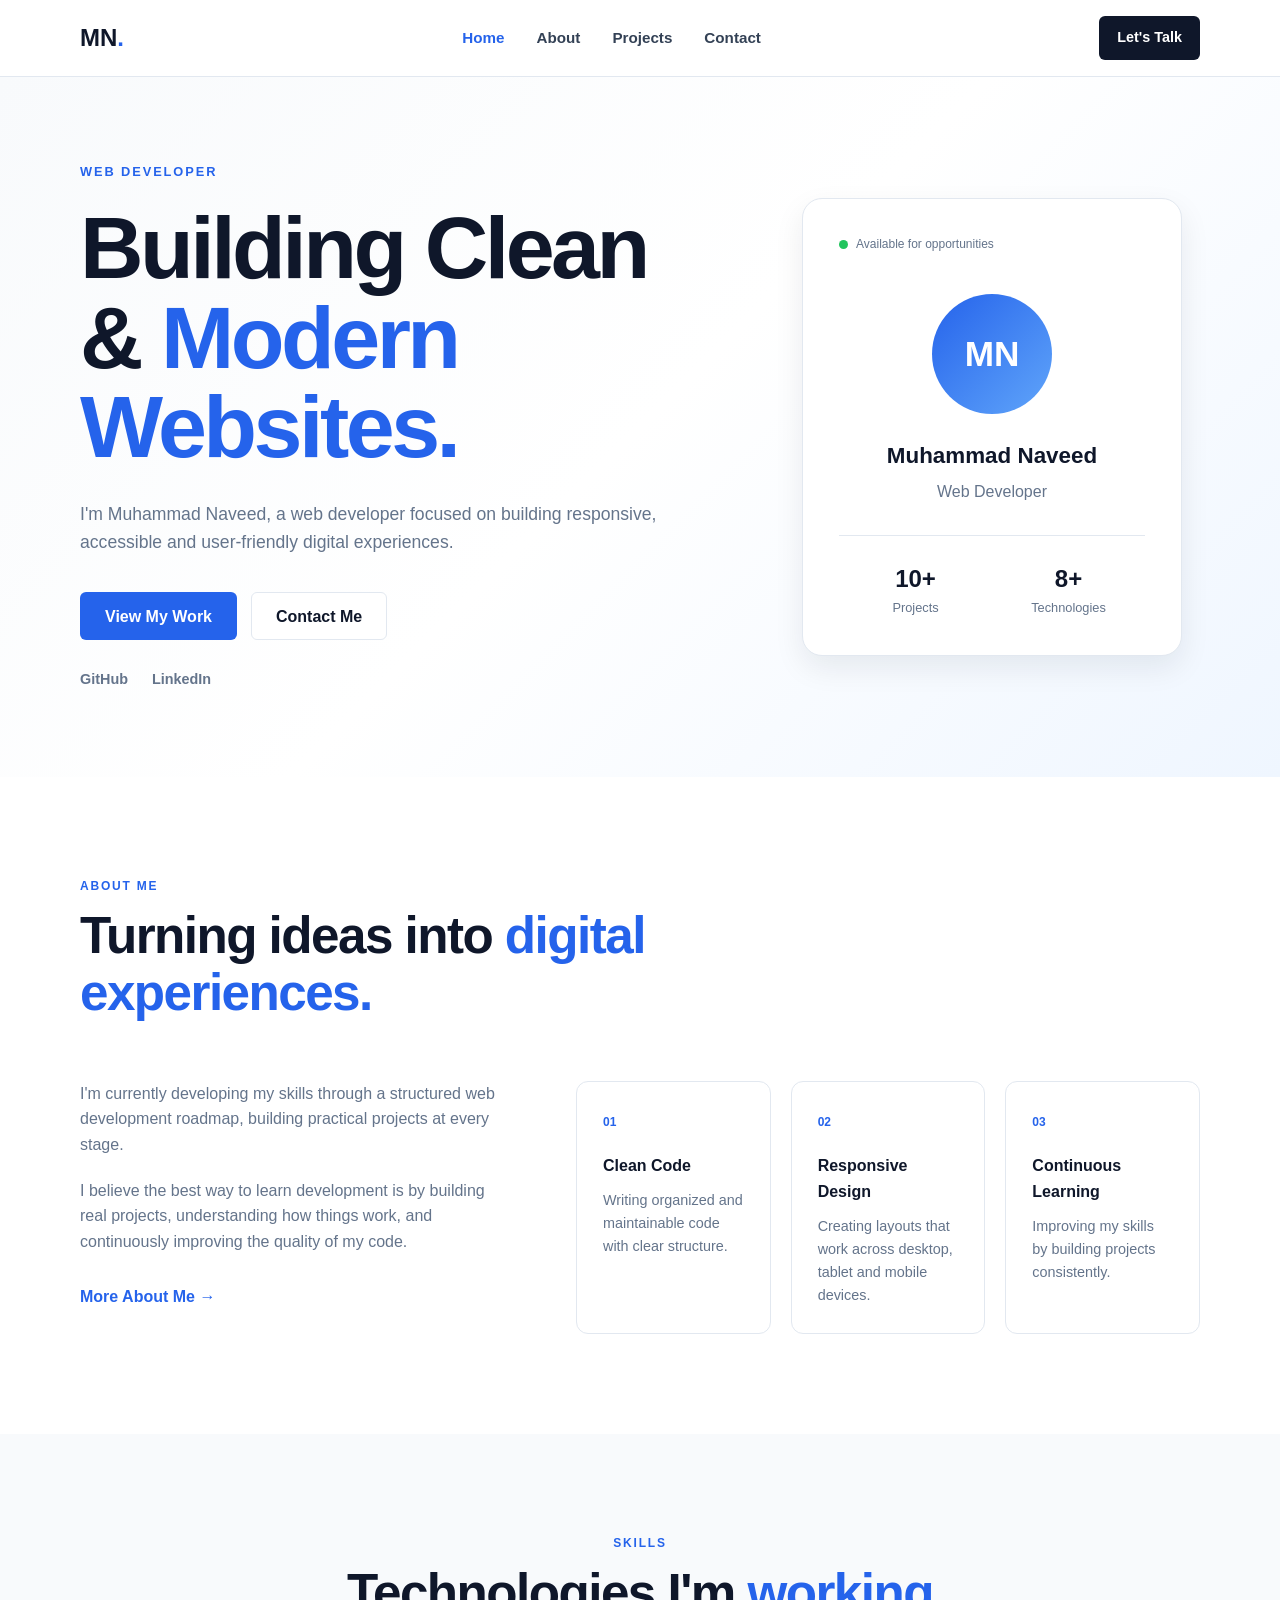
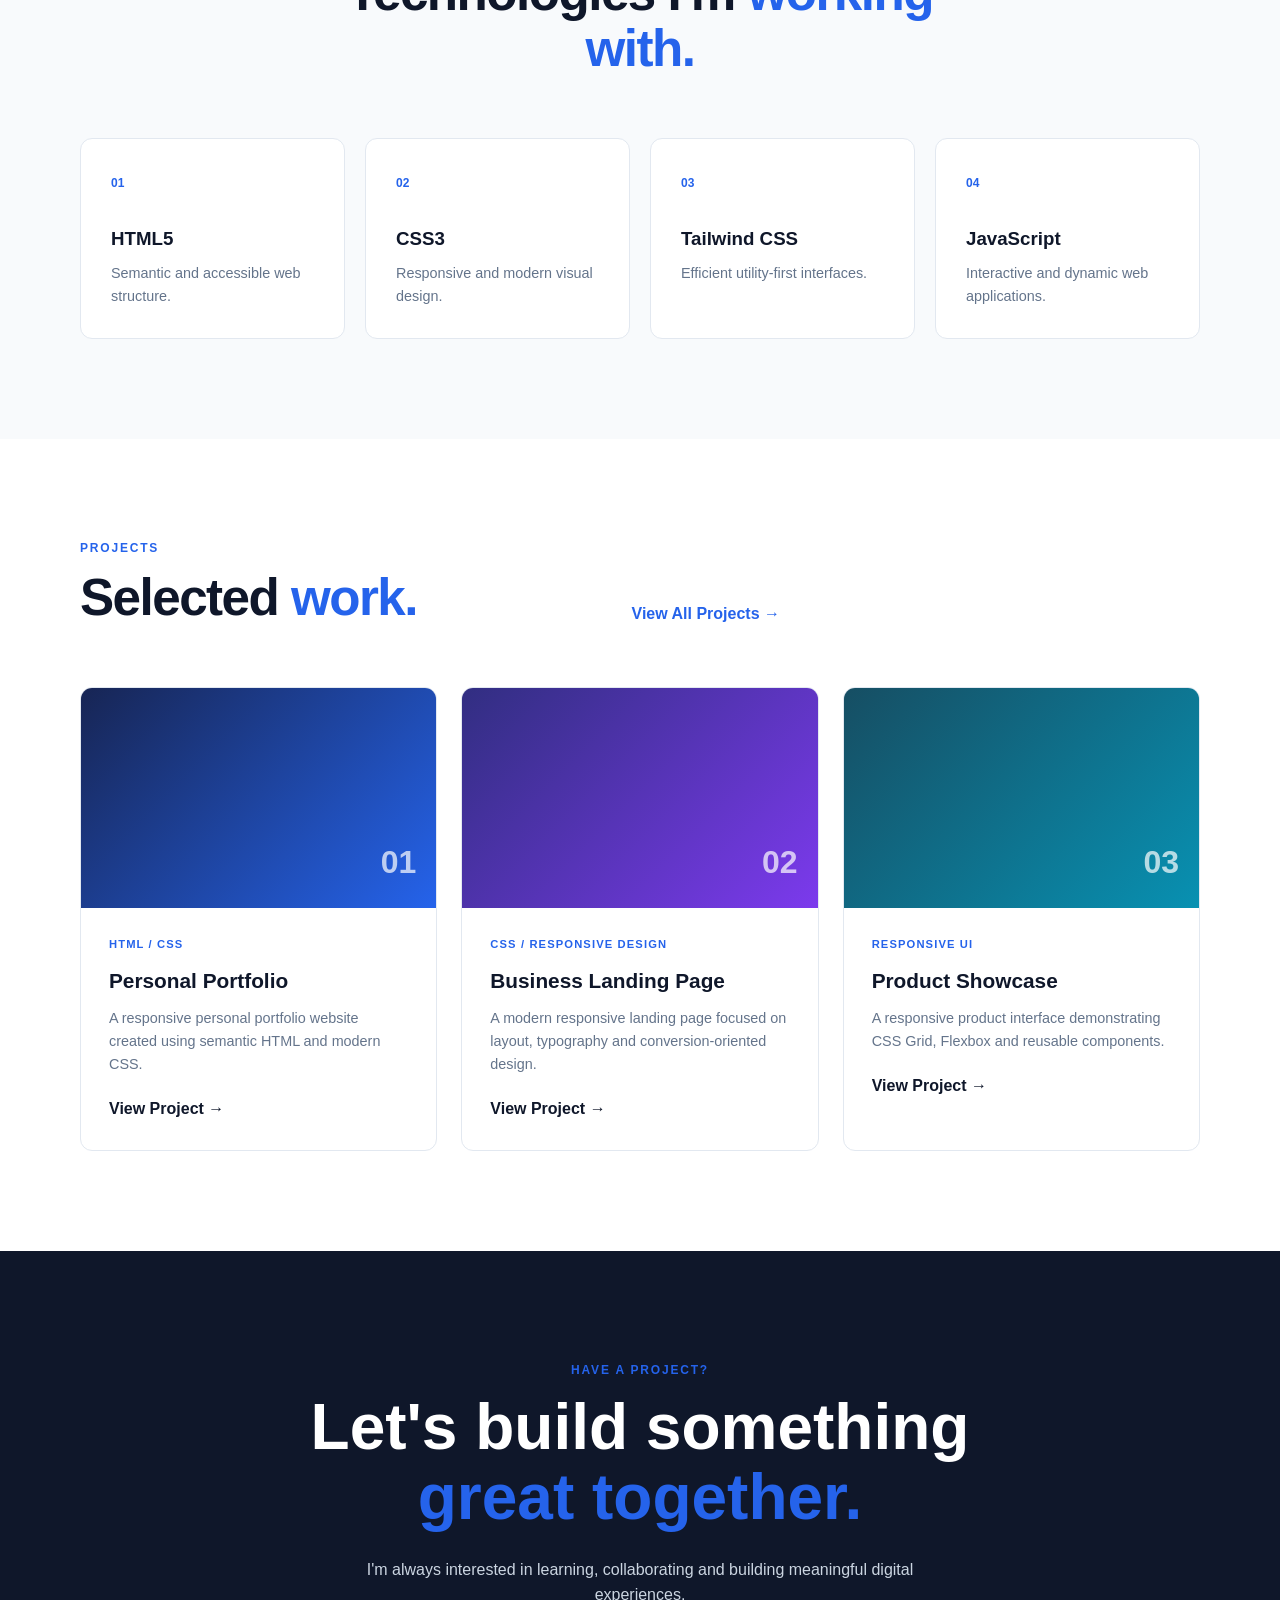
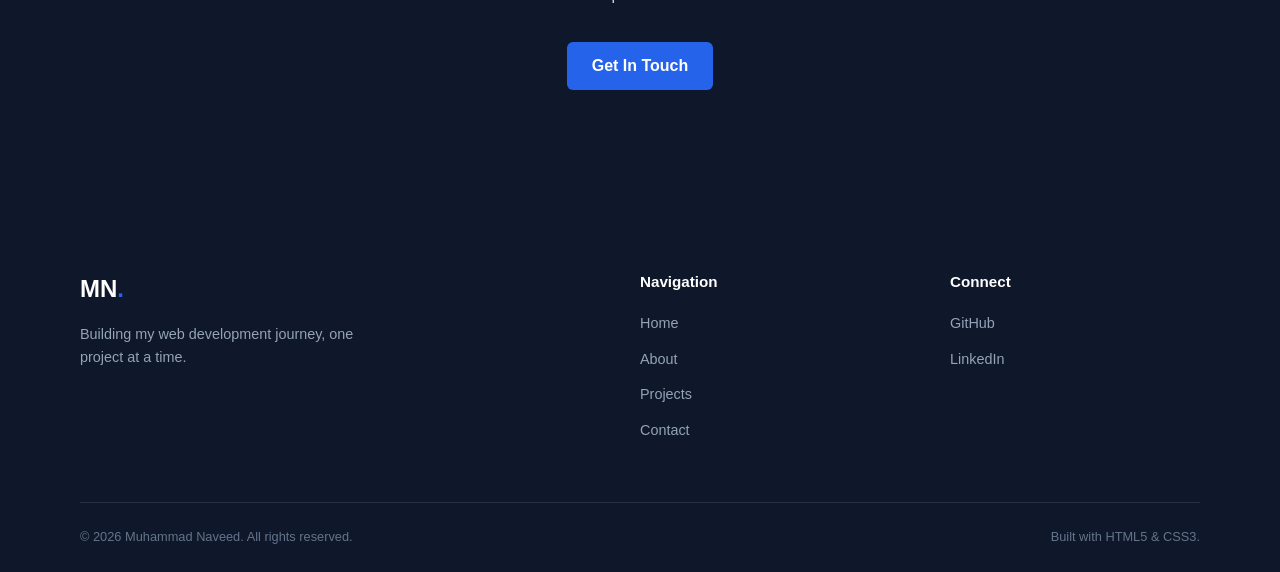
<file: index.html>
<!DOCTYPE html>
<html lang="en">
<head>
    <meta charset="UTF-8">

    <meta
        name="viewport"
        content="width=device-width, initial-scale=1.0"
    >

    <meta
        name="description"
        content="Muhammad Naveed - Professional Web Developer Portfolio"
    >

    <meta
        name="author"
        content="Muhammad Naveed"
    >

    <title>Muhammad Naveed | Web Developer</title>

    <link rel="stylesheet" href="css/reset.css">
    <link rel="stylesheet" href="css/variables.css">
    <link rel="stylesheet" href="css/style.css">
    <link rel="stylesheet" href="css/responsive.css">
</head>

<body>

    <!-- ================= HEADER ================= -->

    <header class="site-header">

        <div class="container navbar">

            <a href="index.html" class="logo">
                MN<span>.</span>
            </a>

            <nav class="navigation" aria-label="Main Navigation">

                <ul class="navigation-list">

                    <li>
                        <a
                            href="index.html"
                            class="nav-link active"
                        >
                            Home
                        </a>
                    </li>

                    <li>
                        <a href="about.html" class="nav-link">
                            About
                        </a>
                    </li>

                    <li>
                        <a href="projects.html" class="nav-link">
                            Projects
                        </a>
                    </li>

                    <li>
                        <a href="contact.html" class="nav-link">
                            Contact
                        </a>
                    </li>

                </ul>

            </nav>

            <a href="contact.html" class="nav-button">
                Let's Talk
            </a>

        </div>

    </header>


    <main>

        <!-- ================= HERO ================= -->

        <section class="hero">

            <div class="container hero-grid">

                <div class="hero-content">

                    <p class="hero-label">
                        WEB DEVELOPER
                    </p>

                    <h1>
                        Building Clean &
                        <span>Modern Websites.</span>
                    </h1>

                    <p class="hero-description">
                        I'm Muhammad Naveed, a web developer focused on
                        building responsive, accessible and user-friendly
                        digital experiences.
                    </p>

                    <div class="hero-actions">

                        <a
                            href="projects.html"
                            class="button button-primary"
                        >
                            View My Work
                        </a>

                        <a
                            href="contact.html"
                            class="button button-outline"
                        >
                            Contact Me
                        </a>

                    </div>

                    <div class="hero-social">

                        <a
                            href="https://github.com/muhammadnaveed1163"
                            target="_blank"
                            rel="noopener noreferrer"
                        >
                            GitHub
                        </a>

                        <a href="#">
                            LinkedIn
                        </a>

                    </div>

                </div>


                <div class="hero-visual">

                    <div class="profile-card">

                        <div class="profile-card-top">

                            <span class="status-dot"></span>

                            <span>
                                Available for opportunities
                            </span>

                        </div>

                        <div class="profile-avatar">
                            MN
                        </div>

                        <h2>
                            Muhammad Naveed
                        </h2>

                        <p>
                            Web Developer
                        </p>

                        <div class="profile-stats">

                            <div>
                                <strong>10+</strong>
                                <span>Projects</span>
                            </div>

                            <div>
                                <strong>8+</strong>
                                <span>Technologies</span>
                            </div>

                        </div>

                    </div>

                </div>

            </div>

        </section>


        <!-- ================= ABOUT ================= -->

        <section class="section about-section">

            <div class="container">

                <div class="section-heading">

                    <p class="section-label">
                        ABOUT ME
                    </p>

                    <h2>
                        Turning ideas into
                        <span>digital experiences.</span>
                    </h2>

                </div>

                <div class="about-grid">

                    <div class="about-content">

                        <p>
                            I'm currently developing my skills through a
                            structured web development roadmap, building
                            practical projects at every stage.
                        </p>

                        <p>
                            I believe the best way to learn development
                            is by building real projects, understanding
                            how things work, and continuously improving
                            the quality of my code.
                        </p>

                        <a
                            href="about.html"
                            class="text-link"
                        >
                            More About Me →
                        </a>

                    </div>


                    <div class="about-highlights">

                        <article class="highlight-card">

                            <span class="highlight-number">
                                01
                            </span>

                            <h3>
                                Clean Code
                            </h3>

                            <p>
                                Writing organized and maintainable
                                code with clear structure.
                            </p>

                        </article>


                        <article class="highlight-card">

                            <span class="highlight-number">
                                02
                            </span>

                            <h3>
                                Responsive Design
                            </h3>

                            <p>
                                Creating layouts that work across
                                desktop, tablet and mobile devices.
                            </p>

                        </article>


                        <article class="highlight-card">

                            <span class="highlight-number">
                                03
                            </span>

                            <h3>
                                Continuous Learning
                            </h3>

                            <p>
                                Improving my skills by building
                                projects consistently.
                            </p>

                        </article>

                    </div>

                </div>

            </div>

        </section>


        <!-- ================= SKILLS ================= -->

        <section class="section skills-section">

            <div class="container">

                <div class="section-heading centered">

                    <p class="section-label">
                        SKILLS
                    </p>

                    <h2>
                        Technologies I'm
                        <span>working with.</span>
                    </h2>

                </div>


                <div class="skills-grid">

                    <article class="skill-card">
                        <span class="skill-number">01</span>
                        <h3>HTML5</h3>
                        <p>Semantic and accessible web structure.</p>
                    </article>

                    <article class="skill-card">
                        <span class="skill-number">02</span>
                        <h3>CSS3</h3>
                        <p>Responsive and modern visual design.</p>
                    </article>

                    <article class="skill-card">
                        <span class="skill-number">03</span>
                        <h3>Tailwind CSS</h3>
                        <p>Efficient utility-first interfaces.</p>
                    </article>

                    <article class="skill-card">
                        <span class="skill-number">04</span>
                        <h3>JavaScript</h3>
                        <p>Interactive and dynamic web applications.</p>
                    </article>

                </div>

            </div>

        </section>


        <!-- ================= PROJECTS ================= -->

        <section class="section projects-section">

            <div class="container">

                <div class="section-heading section-heading-row">

                    <div>

                        <p class="section-label">
                            PROJECTS
                        </p>

                        <h2>
                            Selected <span>work.</span>
                        </h2>

                    </div>

                    <a
                        href="projects.html"
                        class="text-link"
                    >
                        View All Projects →
                    </a>

                </div>


                <div class="projects-grid">

                    <article class="project-card">

                        <div class="project-image project-one">
                            <span>01</span>
                        </div>

                        <div class="project-content">

                            <p class="project-category">
                                HTML / CSS
                            </p>

                            <h3>
                                Personal Portfolio
                            </h3>

                            <p>
                                A responsive personal portfolio
                                website created using semantic HTML
                                and modern CSS.
                            </p>

                            <a href="#">
                                View Project →
                            </a>

                        </div>

                    </article>


                    <article class="project-card">

                        <div class="project-image project-two">
                            <span>02</span>
                        </div>

                        <div class="project-content">

                            <p class="project-category">
                                CSS / RESPONSIVE DESIGN
                            </p>

                            <h3>
                                Business Landing Page
                            </h3>

                            <p>
                                A modern responsive landing page
                                focused on layout, typography and
                                conversion-oriented design.
                            </p>

                            <a href="#">
                                View Project →
                            </a>

                        </div>

                    </article>


                    <article class="project-card">

                        <div class="project-image project-three">
                            <span>03</span>
                        </div>

                        <div class="project-content">

                            <p class="project-category">
                                RESPONSIVE UI
                            </p>

                            <h3>
                                Product Showcase
                            </h3>

                            <p>
                                A responsive product interface
                                demonstrating CSS Grid, Flexbox
                                and reusable components.
                            </p>

                            <a href="#">
                                View Project →
                            </a>

                        </div>

                    </article>

                </div>

            </div>

        </section>


        <!-- ================= CTA ================= -->

        <section class="cta-section">

            <div class="container cta-content">

                <p class="section-label">
                    HAVE A PROJECT?
                </p>

                <h2>
                    Let's build something
                    <span>great together.</span>
                </h2>

                <p>
                    I'm always interested in learning, collaborating
                    and building meaningful digital experiences.
                </p>

                <a
                    href="contact.html"
                    class="button button-primary"
                >
                    Get In Touch
                </a>

            </div>

        </section>

    </main>


    <!-- ================= FOOTER ================= -->

    <footer class="site-footer">

        <div class="container footer-content">

            <div>

                <a href="index.html" class="logo">
                    MN<span>.</span>
                </a>

                <p>
                    Building my web development journey,
                    one project at a time.
                </p>

            </div>

            <div>

                <h3>
                    Navigation
                </h3>

                <ul class="footer-links">

                    <li>
                        <a href="index.html">Home</a>
                    </li>

                    <li>
                        <a href="about.html">About</a>
                    </li>

                    <li>
                        <a href="projects.html">Projects</a>
                    </li>

                    <li>
                        <a href="contact.html">Contact</a>
                    </li>

                </ul>

            </div>

            <div>

                <h3>
                    Connect
                </h3>

                <ul class="footer-links">

                    <li>
                        <a
                            href="https://github.com/muhammadnaveed1163"
                            target="_blank"
                            rel="noopener noreferrer"
                        >
                            GitHub
                        </a>
                    </li>

                    <li>
                        <a href="#">
                            LinkedIn
                        </a>
                    </li>

                </ul>

            </div>

        </div>


        <div class="container footer-bottom">

            <p>
                © 2026 Muhammad Naveed. All rights reserved.
            </p>

            <p>
                Built with HTML5 & CSS3.
            </p>

        </div>

    </footer>

</body>
</html>
</file>
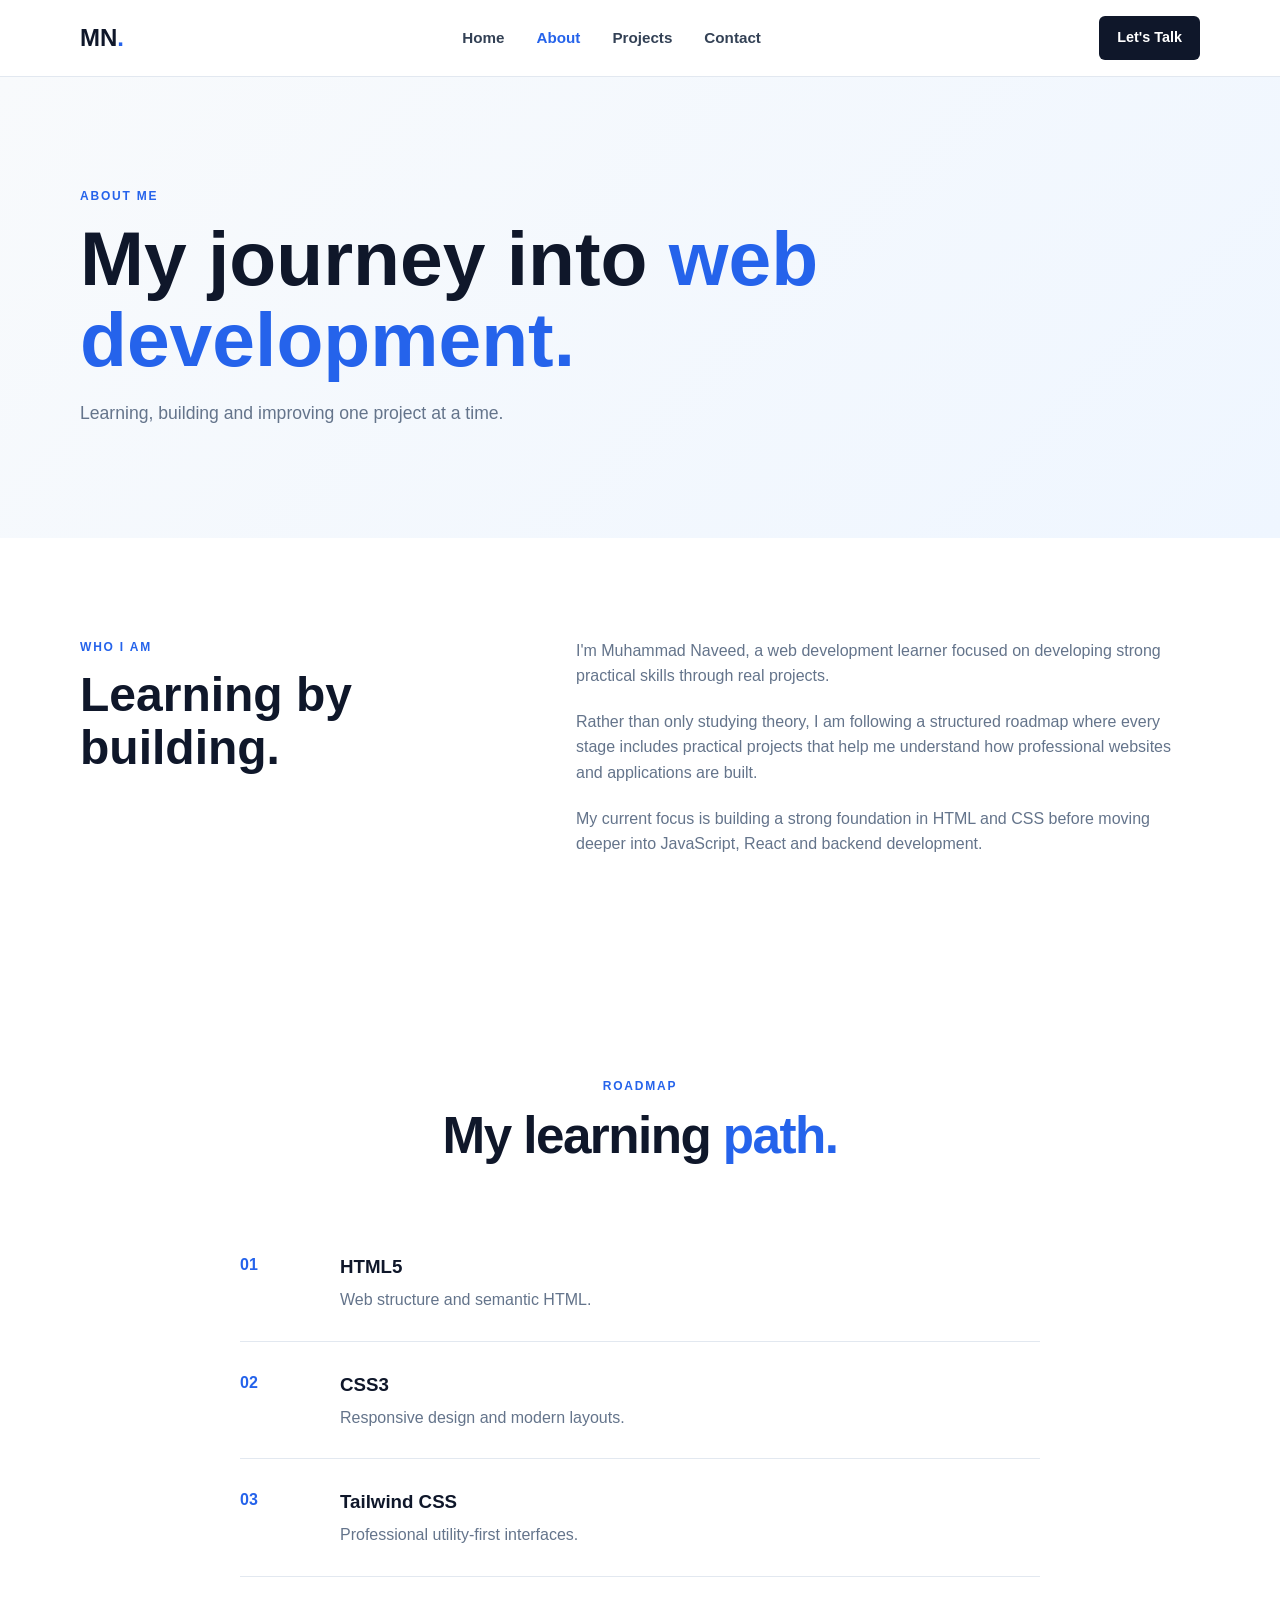
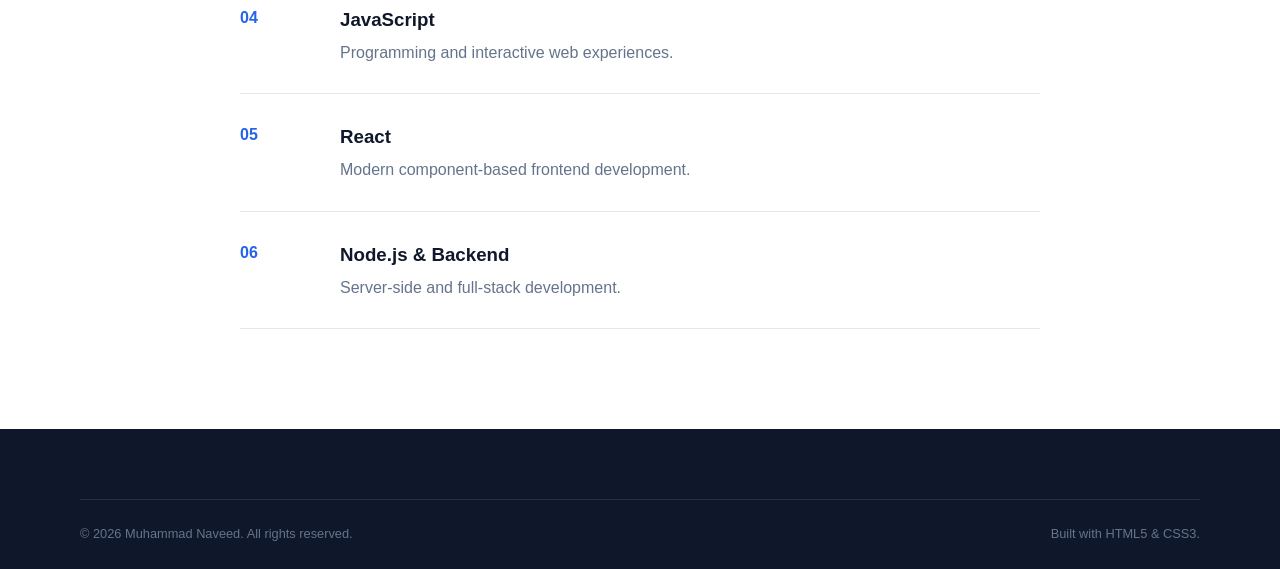
<file: about.html>
<!DOCTYPE html>
<html lang="en">

<head>

    <meta charset="UTF-8">

    <meta
        name="viewport"
        content="width=device-width, initial-scale=1.0"
    >

    <meta
        name="description"
        content="About Muhammad Naveed - Web Developer"
    >

    <title>About | Muhammad Naveed</title>

    <link rel="stylesheet" href="css/reset.css">
    <link rel="stylesheet" href="css/variables.css">
    <link rel="stylesheet" href="css/style.css">
    <link rel="stylesheet" href="css/responsive.css">

</head>

<body>

    <header class="site-header">

        <div class="container navbar">

            <a href="index.html" class="logo">
                MN<span>.</span>
            </a>

            <nav class="navigation" aria-label="Main Navigation">

                <ul class="navigation-list">

                    <li>
                        <a href="index.html" class="nav-link">
                            Home
                        </a>
                    </li>

                    <li>
                        <a
                            href="about.html"
                            class="nav-link active"
                        >
                            About
                        </a>
                    </li>

                    <li>
                        <a href="projects.html" class="nav-link">
                            Projects
                        </a>
                    </li>

                    <li>
                        <a href="contact.html" class="nav-link">
                            Contact
                        </a>
                    </li>

                </ul>

            </nav>

            <a href="contact.html" class="nav-button">
                Let's Talk
            </a>

        </div>

    </header>


    <main>

        <section class="page-hero">

            <div class="container">

                <p class="section-label">
                    ABOUT ME
                </p>

                <h1>
                    My journey into
                    <span>web development.</span>
                </h1>

                <p>
                    Learning, building and improving one project
                    at a time.
                </p>

            </div>

        </section>


        <section class="section">

            <div class="container about-page-grid">

                <div>

                    <p class="section-label">
                        WHO I AM
                    </p>

                    <h2>
                        Learning by
                        <span>building.</span>
                    </h2>

                </div>


                <div class="about-page-content">

                    <p>
                        I'm Muhammad Naveed, a web development learner
                        focused on developing strong practical skills
                        through real projects.
                    </p>

                    <p>
                        Rather than only studying theory, I am following
                        a structured roadmap where every stage includes
                        practical projects that help me understand
                        how professional websites and applications
                        are built.
                    </p>

                    <p>
                        My current focus is building a strong foundation
                        in HTML and CSS before moving deeper into
                        JavaScript, React and backend development.
                    </p>

                </div>

            </div>

        </section>


        <section class="section timeline-section">

            <div class="container">

                <div class="section-heading centered">

                    <p class="section-label">
                        ROADMAP
                    </p>

                    <h2>
                        My learning
                        <span>path.</span>
                    </h2>

                </div>


                <div class="timeline">

                    <article class="timeline-item">
                        <span>01</span>
                        <div>
                            <h3>HTML5</h3>
                            <p>Web structure and semantic HTML.</p>
                        </div>
                    </article>

                    <article class="timeline-item">
                        <span>02</span>
                        <div>
                            <h3>CSS3</h3>
                            <p>Responsive design and modern layouts.</p>
                        </div>
                    </article>

                    <article class="timeline-item">
                        <span>03</span>
                        <div>
                            <h3>Tailwind CSS</h3>
                            <p>Professional utility-first interfaces.</p>
                        </div>
                    </article>

                    <article class="timeline-item">
                        <span>04</span>
                        <div>
                            <h3>JavaScript</h3>
                            <p>Programming and interactive web experiences.</p>
                        </div>
                    </article>

                    <article class="timeline-item">
                        <span>05</span>
                        <div>
                            <h3>React</h3>
                            <p>Modern component-based frontend development.</p>
                        </div>
                    </article>

                    <article class="timeline-item">
                        <span>06</span>
                        <div>
                            <h3>Node.js & Backend</h3>
                            <p>Server-side and full-stack development.</p>
                        </div>
                    </article>

                </div>

            </div>

        </section>

    </main>


    <footer class="site-footer">

        <div class="container footer-bottom">

            <p>
                © 2026 Muhammad Naveed. All rights reserved.
            </p>

            <p>
                Built with HTML5 & CSS3.
            </p>

        </div>

    </footer>

</body>
</html>
</file>
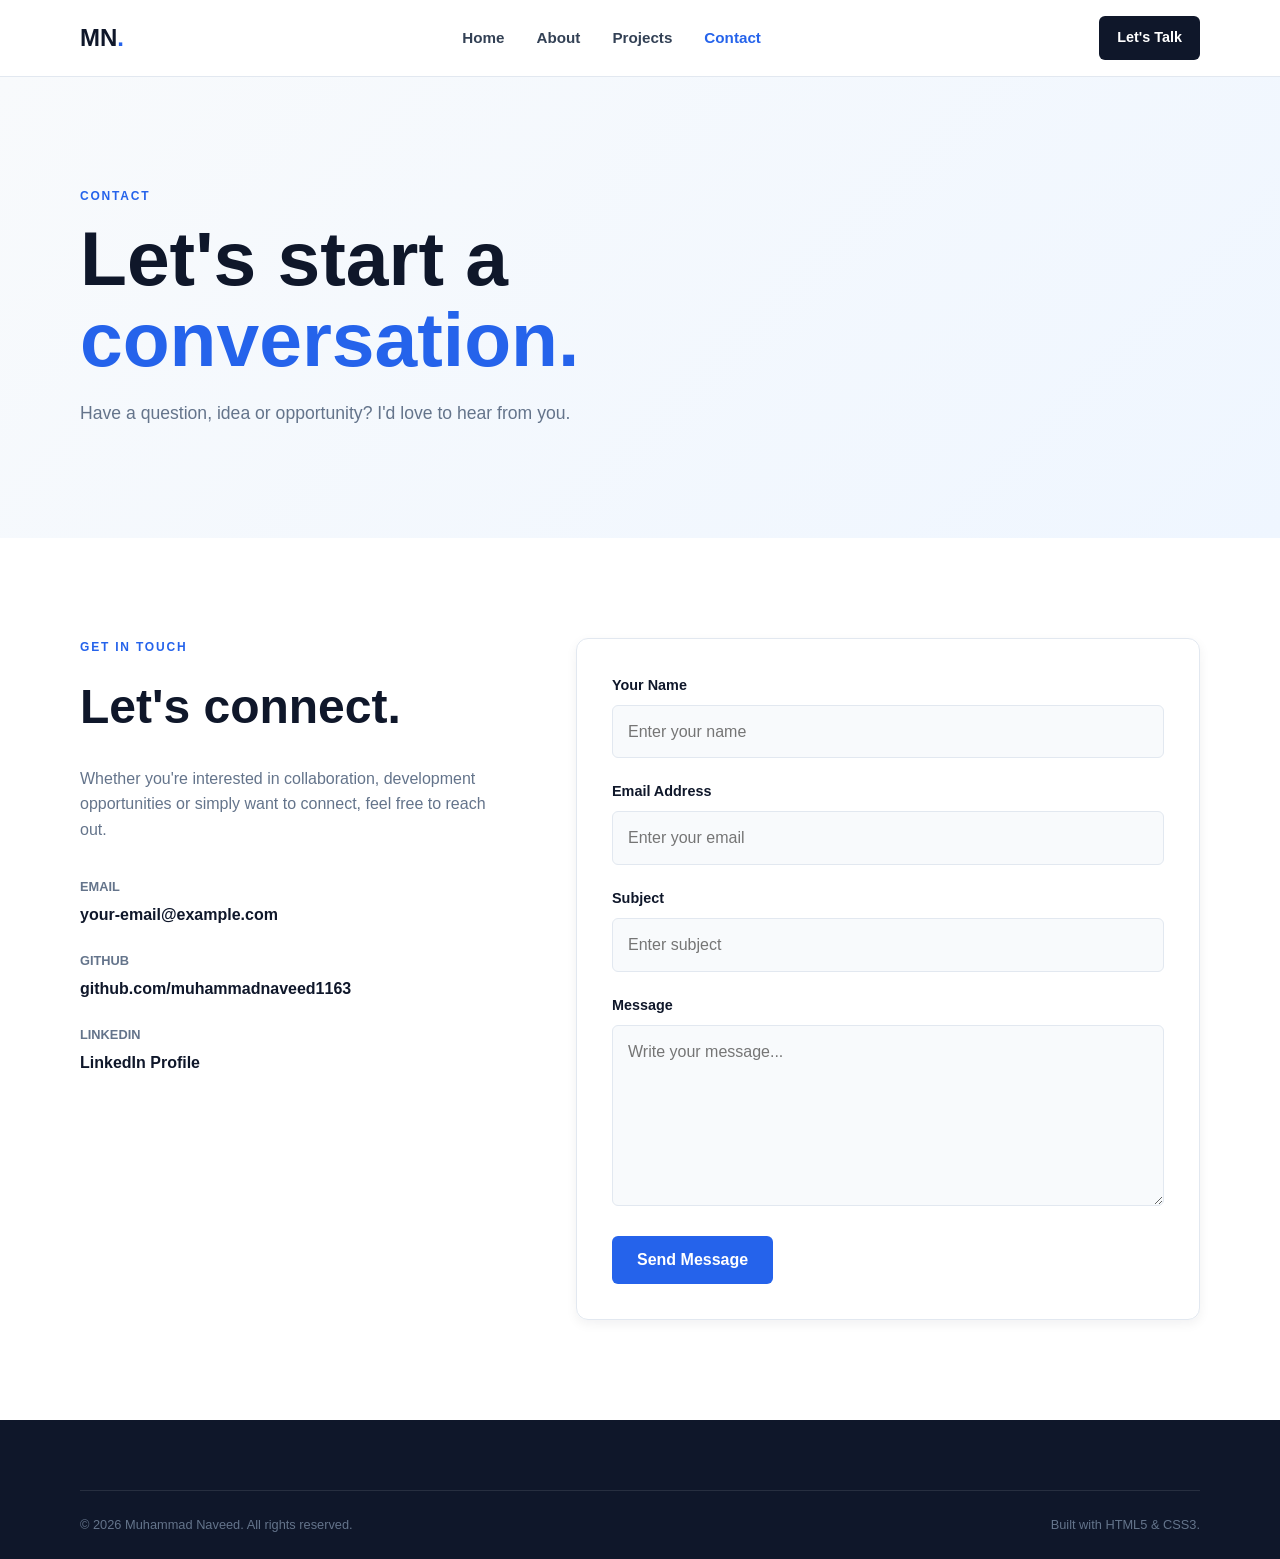
<file: contact.html>
<!DOCTYPE html>
<html lang="en">

<head>

    <meta charset="UTF-8">

    <meta
        name="viewport"
        content="width=device-width, initial-scale=1.0"
    >

    <meta
        name="description"
        content="Contact Muhammad Naveed."
    >

    <title>Contact | Muhammad Naveed</title>

    <link rel="stylesheet" href="css/reset.css">
    <link rel="stylesheet" href="css/variables.css">
    <link rel="stylesheet" href="css/style.css">
    <link rel="stylesheet" href="css/responsive.css">

</head>

<body>

    <header class="site-header">

        <div class="container navbar">

            <a href="index.html" class="logo">
                MN<span>.</span>
            </a>

            <nav class="navigation" aria-label="Main Navigation">

                <ul class="navigation-list">

                    <li>
                        <a href="index.html" class="nav-link">
                            Home
                        </a>
                    </li>

                    <li>
                        <a href="about.html" class="nav-link">
                            About
                        </a>
                    </li>

                    <li>
                        <a href="projects.html" class="nav-link">
                            Projects
                        </a>
                    </li>

                    <li>
                        <a
                            href="contact.html"
                            class="nav-link active"
                        >
                            Contact
                        </a>
                    </li>

                </ul>

            </nav>

            <a href="contact.html" class="nav-button">
                Let's Talk
            </a>

        </div>

    </header>


    <main>

        <section class="page-hero">

            <div class="container">

                <p class="section-label">
                    CONTACT
                </p>

                <h1>
                    Let's start a
                    <span>conversation.</span>
                </h1>

                <p>
                    Have a question, idea or opportunity?
                    I'd love to hear from you.
                </p>

            </div>

        </section>


        <section class="section">

            <div class="container contact-grid">

                <div class="contact-info">

                    <p class="section-label">
                        GET IN TOUCH
                    </p>

                    <h2>
                        Let's connect.
                    </h2>

                    <p>
                        Whether you're interested in collaboration,
                        development opportunities or simply want
                        to connect, feel free to reach out.
                    </p>


                    <div class="contact-item">

                        <span>
                            Email
                        </span>

                        <a href="mailto:your-email@example.com">
                            your-email@example.com
                        </a>

                    </div>


                    <div class="contact-item">

                        <span>
                            GitHub
                        </span>

                        <a
                            href="https://github.com/muhammadnaveed1163"
                            target="_blank"
                            rel="noopener noreferrer"
                        >
                            github.com/muhammadnaveed1163
                        </a>

                    </div>


                    <div class="contact-item">

                        <span>
                            LinkedIn
                        </span>

                        <a href="#">
                            LinkedIn Profile
                        </a>

                    </div>

                </div>


                <form class="contact-form">

                    <div class="form-group">

                        <label for="name">
                            Your Name
                        </label>

                        <input
                            type="text"
                            id="name"
                            name="name"
                            placeholder="Enter your name"
                            required
                        >

                    </div>


                    <div class="form-group">

                        <label for="email">
                            Email Address
                        </label>

                        <input
                            type="email"
                            id="email"
                            name="email"
                            placeholder="Enter your email"
                            required
                        >

                    </div>


                    <div class="form-group">

                        <label for="subject">
                            Subject
                        </label>

                        <input
                            type="text"
                            id="subject"
                            name="subject"
                            placeholder="Enter subject"
                        >

                    </div>


                    <div class="form-group">

                        <label for="message">
                            Message
                        </label>

                        <textarea
                            id="message"
                            name="message"
                            rows="6"
                            placeholder="Write your message..."
                            required
                        ></textarea>

                    </div>


                    <button
                        type="submit"
                        class="button button-primary"
                    >
                        Send Message
                    </button>

                </form>

            </div>

        </section>

    </main>


    <footer class="site-footer">

        <div class="container footer-bottom">

            <p>
                © 2026 Muhammad Naveed. All rights reserved.
            </p>

            <p>
                Built with HTML5 & CSS3.
            </p>

        </div>

    </footer>

</body>
</html>
</file>
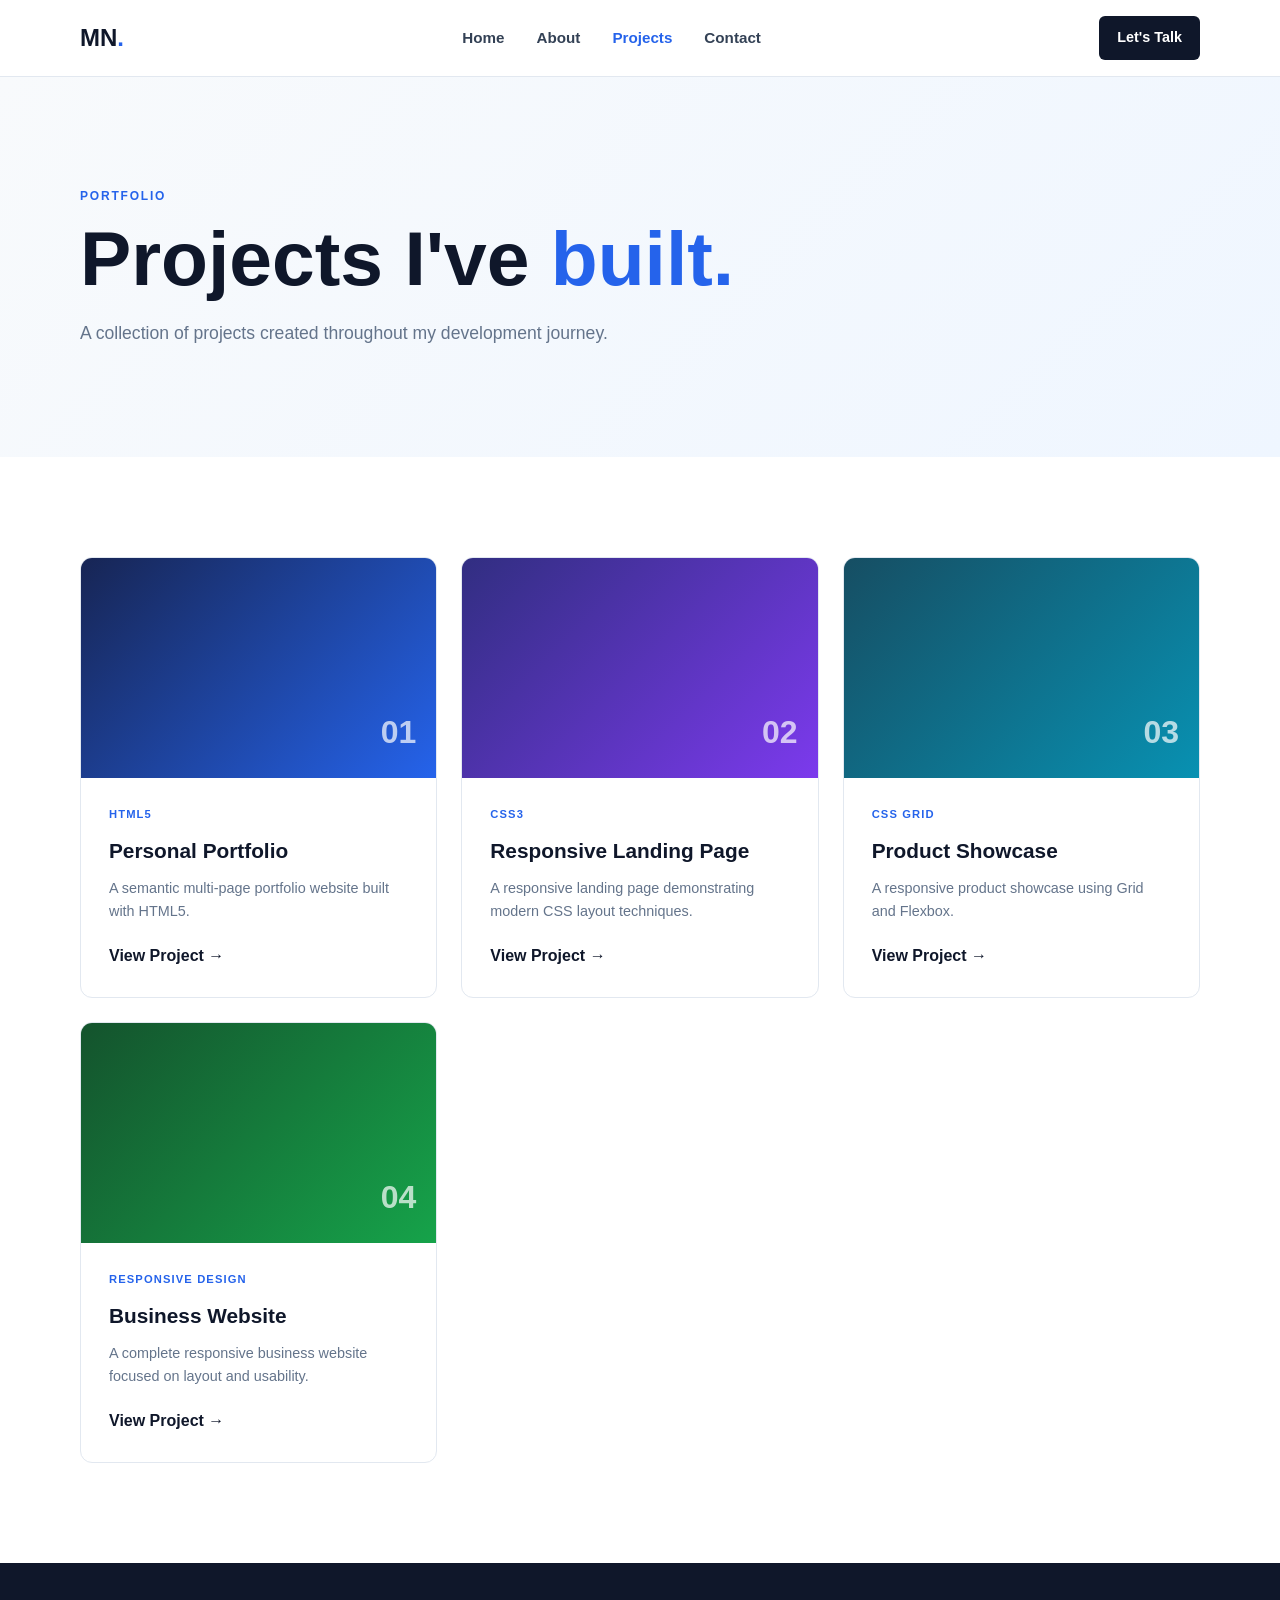
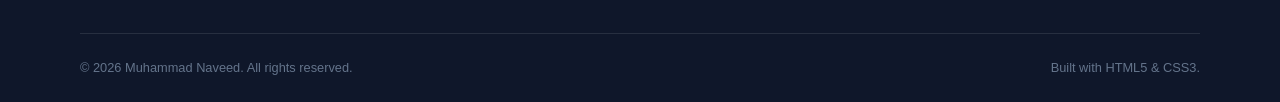
<file: projects.html>
<!DOCTYPE html>
<html lang="en">

<head>

    <meta charset="UTF-8">

    <meta
        name="viewport"
        content="width=device-width, initial-scale=1.0"
    >

    <meta
        name="description"
        content="Muhammad Naveed's web development projects."
    >

    <title>Projects | Muhammad Naveed</title>

    <link rel="stylesheet" href="css/reset.css">
    <link rel="stylesheet" href="css/variables.css">
    <link rel="stylesheet" href="css/style.css">
    <link rel="stylesheet" href="css/responsive.css">

</head>

<body>

    <header class="site-header">

        <div class="container navbar">

            <a href="index.html" class="logo">
                MN<span>.</span>
            </a>

            <nav class="navigation" aria-label="Main Navigation">

                <ul class="navigation-list">

                    <li>
                        <a href="index.html" class="nav-link">
                            Home
                        </a>
                    </li>

                    <li>
                        <a href="about.html" class="nav-link">
                            About
                        </a>
                    </li>

                    <li>
                        <a
                            href="projects.html"
                            class="nav-link active"
                        >
                            Projects
                        </a>
                    </li>

                    <li>
                        <a href="contact.html" class="nav-link">
                            Contact
                        </a>
                    </li>

                </ul>

            </nav>

            <a href="contact.html" class="nav-button">
                Let's Talk
            </a>

        </div>

    </header>


    <main>

        <section class="page-hero">

            <div class="container">

                <p class="section-label">
                    PORTFOLIO
                </p>

                <h1>
                    Projects I've
                    <span>built.</span>
                </h1>

                <p>
                    A collection of projects created throughout
                    my development journey.
                </p>

            </div>

        </section>


        <section class="section">

            <div class="container">

                <div class="projects-grid projects-page-grid">

                    <article class="project-card">

                        <div class="project-image project-one">
                            <span>01</span>
                        </div>

                        <div class="project-content">

                            <p class="project-category">
                                HTML5
                            </p>

                            <h3>
                                Personal Portfolio
                            </h3>

                            <p>
                                A semantic multi-page portfolio
                                website built with HTML5.
                            </p>

                            <a href="#">
                                View Project →
                            </a>

                        </div>

                    </article>


                    <article class="project-card">

                        <div class="project-image project-two">
                            <span>02</span>
                        </div>

                        <div class="project-content">

                            <p class="project-category">
                                CSS3
                            </p>

                            <h3>
                                Responsive Landing Page
                            </h3>

                            <p>
                                A responsive landing page demonstrating
                                modern CSS layout techniques.
                            </p>

                            <a href="#">
                                View Project →
                            </a>

                        </div>

                    </article>


                    <article class="project-card">

                        <div class="project-image project-three">
                            <span>03</span>
                        </div>

                        <div class="project-content">

                            <p class="project-category">
                                CSS GRID
                            </p>

                            <h3>
                                Product Showcase
                            </h3>

                            <p>
                                A responsive product showcase using
                                Grid and Flexbox.
                            </p>

                            <a href="#">
                                View Project →
                            </a>

                        </div>

                    </article>


                    <article class="project-card">

                        <div class="project-image project-four">
                            <span>04</span>
                        </div>

                        <div class="project-content">

                            <p class="project-category">
                                RESPONSIVE DESIGN
                            </p>

                            <h3>
                                Business Website
                            </h3>

                            <p>
                                A complete responsive business website
                                focused on layout and usability.
                            </p>

                            <a href="#">
                                View Project →
                            </a>

                        </div>

                    </article>

                </div>

            </div>

        </section>

    </main>


    <footer class="site-footer">

        <div class="container footer-bottom">

            <p>
                © 2026 Muhammad Naveed. All rights reserved.
            </p>

            <p>
                Built with HTML5 & CSS3.
            </p>

        </div>

    </footer>

</body>
</html>
</file>
<file: css/variables.css>
/* =========================================
   DESIGN VARIABLES
========================================= */

:root {

    /* Colors */

    --color-primary: #2563eb;
    --color-primary-dark: #1d4ed8;

    --color-dark: #0f172a;
    --color-dark-soft: #1e293b;

    --color-text: #334155;
    --color-text-light: #64748b;

    --color-white: #ffffff;
    --color-background: #f8fafc;
    --color-border: #e2e8f0;

    --color-success: #22c55e;


    /* Typography */

    --font-main:
        Inter,
        Arial,
        Helvetica,
        sans-serif;


    /* Container */

    --container-width: 1120px;


    /* Border Radius */

    --radius-small: 6px;
    --radius-medium: 12px;
    --radius-large: 20px;


    /* Shadows */

    --shadow-small:
        0 4px 12px rgba(15, 23, 42, 0.06);

    --shadow-medium:
        0 12px 30px rgba(15, 23, 42, 0.08);


    /* Transitions */

    --transition-fast:
        0.2s ease;

    --transition-normal:
        0.3s ease;

}
</file>
<file: css/style.css>
/* =========================================
   GLOBAL
========================================= */

body {
    font-family: var(--font-main);
    color: var(--color-text);
    background-color: var(--color-white);
    line-height: 1.6;
}

.container {
    width: min(
        calc(100% - 40px),
        var(--container-width)
    );

    margin-inline: auto;
}

.section {
    padding-block: 100px;
}


/* =========================================
   HEADER
========================================= */

.site-header {
    position: sticky;
    top: 0;
    z-index: 1000;

    background-color: rgba(255, 255, 255, 0.96);

    border-bottom:
        1px solid var(--color-border);

    backdrop-filter: blur(12px);
}

.navbar {
    min-height: 76px;

    display: flex;
    align-items: center;
    justify-content: space-between;

    gap: 30px;
}

.logo {
    font-size: 1.5rem;
    font-weight: 800;
    color: var(--color-dark);
}

.logo span {
    color: var(--color-primary);
}

.navigation-list {
    display: flex;
    align-items: center;
    gap: 32px;
}

.nav-link {
    position: relative;

    color: var(--color-text);

    font-size: 0.95rem;
    font-weight: 600;

    transition:
        color var(--transition-fast);
}

.nav-link:hover,
.nav-link.active {
    color: var(--color-primary);
}

.nav-button {
    padding: 10px 18px;

    border-radius: var(--radius-small);

    background-color: var(--color-dark);
    color: var(--color-white);

    font-size: 0.9rem;
    font-weight: 700;

    transition:
        background-color var(--transition-fast),
        transform var(--transition-fast);
}

.nav-button:hover {
    background-color: var(--color-primary);
    transform: translateY(-2px);
}


/* =========================================
   HERO
========================================= */

.hero {
    min-height: 700px;

    display: flex;
    align-items: center;

    background:
        linear-gradient(
            135deg,
            #f8fafc 0%,
            #ffffff 50%,
            #eff6ff 100%
        );
}

.hero-grid {
    display: grid;

    grid-template-columns:
        1.2fr 0.8fr;

    align-items: center;

    gap: 80px;
}

.hero-label {
    margin-bottom: 20px;

    color: var(--color-primary);

    font-size: 0.8rem;
    font-weight: 800;

    letter-spacing: 0.15em;
}

.hero h1 {
    max-width: 760px;

    color: var(--color-dark);

    font-size: clamp(
        3rem,
        7vw,
        5.5rem
    );

    line-height: 1.02;
    letter-spacing: -0.04em;
}

.hero h1 span,
.section-heading span,
.page-hero span,
.cta-section span {
    color: var(--color-primary);
}

.hero-description {
    max-width: 650px;

    margin-top: 28px;

    color: var(--color-text-light);

    font-size: 1.1rem;
}

.hero-actions {
    display: flex;
    flex-wrap: wrap;

    gap: 14px;

    margin-top: 36px;
}


/* =========================================
   BUTTONS
========================================= */

.button {
    display: inline-flex;

    align-items: center;
    justify-content: center;

    min-height: 48px;

    padding:
        0 24px;

    border:
        1px solid transparent;

    border-radius:
        var(--radius-small);

    font-weight: 700;

    transition:
        transform var(--transition-fast),
        background-color var(--transition-fast),
        border-color var(--transition-fast),
        color var(--transition-fast);
}

.button:hover {
    transform: translateY(-2px);
}

.button-primary {
    background-color: var(--color-primary);
    color: var(--color-white);
}

.button-primary:hover {
    background-color: var(--color-primary-dark);
}

.button-outline {
    border-color: var(--color-border);
    background-color: var(--color-white);
    color: var(--color-dark);
}

.button-outline:hover {
    border-color: var(--color-primary);
    color: var(--color-primary);
}


/* =========================================
   HERO SOCIAL
========================================= */

.hero-social {
    display: flex;
    gap: 24px;

    margin-top: 28px;
}

.hero-social a {
    color: var(--color-text-light);

    font-size: 0.9rem;
    font-weight: 600;

    transition:
        color var(--transition-fast);
}

.hero-social a:hover {
    color: var(--color-primary);
}


/* =========================================
   PROFILE CARD
========================================= */

.hero-visual {
    display: flex;
    justify-content: center;
}

.profile-card {
    width: min(100%, 380px);

    padding: 36px;

    border:
        1px solid var(--color-border);

    border-radius:
        var(--radius-large);

    background-color:
        var(--color-white);

    box-shadow:
        var(--shadow-medium);
}

.profile-card-top {
    display: flex;
    align-items: center;

    gap: 8px;

    color: var(--color-text-light);

    font-size: 0.75rem;
}

.status-dot {
    width: 9px;
    height: 9px;

    border-radius: 50%;

    background-color:
        var(--color-success);
}

.profile-avatar {
    width: 120px;
    height: 120px;

    display: grid;
    place-items: center;

    margin: 40px auto 24px;

    border-radius: 50%;

    background:
        linear-gradient(
            135deg,
            var(--color-primary),
            #60a5fa
        );

    color: var(--color-white);

    font-size: 2.2rem;
    font-weight: 800;
}

.profile-card h2 {
    text-align: center;

    color: var(--color-dark);

    font-size: 1.4rem;
}

.profile-card > p {
    margin-top: 5px;

    text-align: center;

    color: var(--color-text-light);
}

.profile-stats {
    display: grid;

    grid-template-columns: repeat(2, 1fr);

    margin-top: 30px;

    border-top:
        1px solid var(--color-border);

    padding-top: 24px;
}

.profile-stats div {
    display: flex;

    flex-direction: column;

    align-items: center;
}

.profile-stats strong {
    color: var(--color-dark);

    font-size: 1.5rem;
}

.profile-stats span {
    color: var(--color-text-light);

    font-size: 0.8rem;
}


/* =========================================
   SECTION HEADING
========================================= */

.section-heading {
    max-width: 700px;

    margin-bottom: 60px;
}

.section-heading.centered {
    margin-inline: auto;

    text-align: center;
}

.section-label {
    margin-bottom: 12px;

    color: var(--color-primary);

    font-size: 0.75rem;
    font-weight: 800;

    letter-spacing: 0.15em;
}

.section-heading h2 {
    color: var(--color-dark);

    font-size: clamp(
        2rem,
        4vw,
        3.2rem
    );

    line-height: 1.1;

    letter-spacing: -0.03em;
}


/* =========================================
   ABOUT
========================================= */

.about-section {
    background-color: var(--color-white);
}

.about-grid {
    display: grid;

    grid-template-columns:
        0.8fr 1.2fr;

    gap: 80px;
}

.about-content {
    max-width: 650px;
}

.about-content p {
    margin-bottom: 20px;

    color: var(--color-text-light);
}

.text-link {
    display: inline-block;

    margin-top: 10px;

    color: var(--color-primary);

    font-weight: 700;

    transition:
        transform var(--transition-fast);
}

.text-link:hover {
    transform: translateX(4px);
}

.about-highlights {
    display: grid;

    grid-template-columns:
        repeat(3, 1fr);

    gap: 20px;
}

.highlight-card {
    padding: 26px;

    border:
        1px solid var(--color-border);

    border-radius:
        var(--radius-medium);

    transition:
        transform var(--transition-normal),
        box-shadow var(--transition-normal);
}

.highlight-card:hover {
    transform: translateY(-6px);

    box-shadow:
        var(--shadow-medium);
}

.highlight-number {
    color: var(--color-primary);

    font-size: 0.75rem;
    font-weight: 800;
}

.highlight-card h3 {
    margin-block: 20px 10px;

    color: var(--color-dark);

    font-size: 1rem;
}

.highlight-card p {
    color: var(--color-text-light);

    font-size: 0.9rem;
}


/* =========================================
   SKILLS
========================================= */

.skills-section {
    background-color:
        var(--color-background);
}

.skills-grid {
    display: grid;

    grid-template-columns:
        repeat(4, 1fr);

    gap: 20px;
}

.skill-card {
    padding: 30px;

    border:
        1px solid var(--color-border);

    border-radius:
        var(--radius-medium);

    background-color:
        var(--color-white);

    transition:
        transform var(--transition-normal),
        box-shadow var(--transition-normal);
}

.skill-card:hover {
    transform: translateY(-6px);

    box-shadow:
        var(--shadow-small);
}

.skill-number {
    color: var(--color-primary);

    font-size: 0.75rem;
    font-weight: 800;
}

.skill-card h3 {
    margin-top: 30px;

    color: var(--color-dark);
}

.skill-card p {
    margin-top: 8px;

    color: var(--color-text-light);

    font-size: 0.9rem;
}


/* =========================================
   PROJECTS
========================================= */

.section-heading-row {
    display: flex;

    align-items: end;
    justify-content: space-between;

    gap: 30px;
}

.projects-grid {
    display: grid;

    grid-template-columns:
        repeat(3, 1fr);

    gap: 24px;
}

.project-card {
    overflow: hidden;

    border:
        1px solid var(--color-border);

    border-radius:
        var(--radius-medium);

    background-color:
        var(--color-white);

    transition:
        transform var(--transition-normal),
        box-shadow var(--transition-normal);
}

.project-card:hover {
    transform: translateY(-8px);

    box-shadow:
        var(--shadow-medium);
}

.project-image {
    min-height: 220px;

    display: flex;

    align-items: flex-end;

    justify-content: flex-end;

    padding: 20px;

    background-color: var(--color-dark);
}

.project-image span {
    color: var(--color-white);

    font-size: 2rem;
    font-weight: 800;

    opacity: 0.7;
}

.project-one {
    background:
        linear-gradient(
            135deg,
            #172554,
            #2563eb
        );
}

.project-two {
    background:
        linear-gradient(
            135deg,
            #312e81,
            #7c3aed
        );
}

.project-three {
    background:
        linear-gradient(
            135deg,
            #164e63,
            #0891b2
        );
}

.project-four {
    background:
        linear-gradient(
            135deg,
            #14532d,
            #16a34a
        );
}

.project-content {
    padding: 28px;
}

.project-category {
    color: var(--color-primary);

    font-size: 0.7rem;
    font-weight: 800;

    letter-spacing: 0.1em;
}

.project-content h3 {
    margin-block: 10px;

    color: var(--color-dark);

    font-size: 1.3rem;
}

.project-content p:not(.project-category) {
    color: var(--color-text-light);

    font-size: 0.9rem;
}

.project-content a {
    display: inline-block;

    margin-top: 20px;

    color: var(--color-dark);

    font-weight: 700;
}

.project-content a:hover {
    color: var(--color-primary);
}


/* =========================================
   CTA
========================================= */

.cta-section {
    padding-block: 110px;

    background-color:
        var(--color-dark);

    color: var(--color-white);

    text-align: center;
}

.cta-content {
    max-width: 760px;
}

.cta-section h2 {
    font-size: clamp(
        2.2rem,
        5vw,
        4rem
    );

    line-height: 1.1;
}

.cta-section > .container > p:not(.section-label) {
    max-width: 600px;

    margin: 24px auto 34px;

    color: #cbd5e1;
}


/* =========================================
   PAGE HERO
========================================= */

.page-hero {
    padding-block: 110px;

    background:
        linear-gradient(
            135deg,
            #f8fafc,
            #eff6ff
        );
}

.page-hero h1 {
    max-width: 800px;

    color: var(--color-dark);

    font-size: clamp(
        2.8rem,
        6vw,
        5rem
    );

    line-height: 1.05;
}

.page-hero p:last-child {
    max-width: 650px;

    margin-top: 20px;

    color: var(--color-text-light);

    font-size: 1.1rem;
}


/* =========================================
   ABOUT PAGE
========================================= */

.about-page-grid {
    display: grid;

    grid-template-columns:
        0.8fr 1.2fr;

    gap: 80px;
}

.about-page-grid h2 {
    color: var(--color-dark);

    font-size: 3rem;

    line-height: 1.1;
}

.about-page-content p {
    margin-bottom: 20px;

    color: var(--color-text-light);
}


/* =========================================
   TIMELINE
========================================= */

.timeline {
    max-width: 800px;

    margin-inline: auto;
}

.timeline-item {
    display: grid;

    grid-template-columns: 70px 1fr;

    gap: 30px;

    padding-block: 28px;

    border-bottom:
        1px solid var(--color-border);
}

.timeline-item > span {
    color: var(--color-primary);

    font-weight: 800;
}

.timeline-item h3 {
    color: var(--color-dark);
}

.timeline-item p {
    margin-top: 5px;

    color: var(--color-text-light);
}


/* =========================================
   CONTACT
========================================= */

.contact-grid {
    display: grid;

    grid-template-columns:
        0.8fr 1.2fr;

    gap: 80px;
}

.contact-info h2 {
    color: var(--color-dark);

    font-size: 3rem;
}

.contact-info > p:not(.section-label) {
    margin-block: 20px 35px;

    color: var(--color-text-light);
}

.contact-item {
    display: flex;

    flex-direction: column;

    gap: 4px;

    margin-bottom: 24px;
}

.contact-item span {
    color: var(--color-text-light);

    font-size: 0.8rem;
    font-weight: 700;

    text-transform: uppercase;
}

.contact-item a {
    color: var(--color-dark);

    font-weight: 600;
}

.contact-item a:hover {
    color: var(--color-primary);
}


/* =========================================
   FORM
========================================= */

.contact-form {
    padding: 35px;

    border:
        1px solid var(--color-border);

    border-radius:
        var(--radius-medium);

    box-shadow:
        var(--shadow-small);
}

.form-group {
    margin-bottom: 22px;
}

.form-group label {
    display: block;

    margin-bottom: 8px;

    color: var(--color-dark);

    font-size: 0.9rem;
    font-weight: 700;
}

.form-group input,
.form-group textarea {
    width: 100%;

    padding: 13px 15px;

    border:
        1px solid var(--color-border);

    border-radius:
        var(--radius-small);

    outline: none;

    background-color:
        var(--color-background);

    color: var(--color-dark);

    transition:
        border-color var(--transition-fast),
        box-shadow var(--transition-fast);
}

.form-group input:focus,
.form-group textarea:focus {
    border-color:
        var(--color-primary);

    box-shadow:
        0 0 0 3px
        rgba(37, 99, 235, 0.1);
}


/* =========================================
   FOOTER
========================================= */

.site-footer {
    padding-top: 70px;

    background-color:
        var(--color-dark);

    color: #cbd5e1;
}

.footer-content {
    display: grid;

    grid-template-columns:
        2fr 1fr 1fr;

    gap: 60px;

    padding-bottom: 60px;
}

.footer-content .logo {
    color: var(--color-white);
}

.footer-content p {
    max-width: 320px;

    margin-top: 15px;

    color: #94a3b8;

    font-size: 0.9rem;
}

.footer-content h3 {
    margin-bottom: 16px;

    color: var(--color-white);

    font-size: 0.95rem;
}

.footer-links {
    display: grid;

    gap: 10px;
}

.footer-links a {
    color: #94a3b8;

    font-size: 0.9rem;
}

.footer-links a:hover {
    color: var(--color-white);
}

.footer-bottom {
    display: flex;

    justify-content: space-between;

    gap: 20px;

    padding-block: 24px;

    border-top:
        1px solid
        rgba(255, 255, 255, 0.1);

    color: #64748b;

    font-size: 0.8rem;
}
</file>
<file: css/responsive.css>
/* =========================================
   TABLET
========================================= */

@media (max-width: 1000px) {

    .hero-grid {
        grid-template-columns: 1fr;

        gap: 60px;

        padding-block: 70px;
    }

    .hero-content {
        text-align: center;
    }

    .hero-description {
        margin-inline: auto;
    }

    .hero-actions,
    .hero-social {
        justify-content: center;
    }

    .hero-visual {
        order: -1;
    }


    .about-grid,
    .about-page-grid,
    .contact-grid {
        grid-template-columns: 1fr;

        gap: 50px;
    }


    .skills-grid {
        grid-template-columns:
            repeat(2, 1fr);
    }


    .projects-grid {
        grid-template-columns:
            repeat(2, 1fr);
    }


    .about-highlights {
        grid-template-columns:
            repeat(3, 1fr);
    }


    .footer-content {
        grid-template-columns:
            1.5fr 1fr 1fr;
    }

}


/* =========================================
   MOBILE
========================================= */

@media (max-width: 700px) {

    .container {
        width: min(
            calc(100% - 30px),
            var(--container-width)
        );
    }


    .section {
        padding-block: 70px;
    }


    /* Navigation */

    .navbar {
        min-height: auto;

        padding-block: 18px;

        flex-wrap: wrap;
    }

    .navigation {
        width: 100%;

        order: 3;
    }

    .navigation-list {
        justify-content: center;

        gap: 18px;

        flex-wrap: wrap;
    }

    .nav-button {
        display: none;
    }


    /* Hero */

    .hero {
        min-height: auto;
    }

    .hero-grid {
        padding-block: 70px;
    }

    .hero h1 {
        font-size: 3rem;
    }

    .hero-description {
        font-size: 1rem;
    }

    .hero-actions {
        flex-direction: column;
    }

    .button {
        width: 100%;
    }


    .profile-card {
        padding: 26px;
    }


    /* About */

    .about-highlights {
        grid-template-columns: 1fr;
    }


    /* Skills */

    .skills-grid {
        grid-template-columns: 1fr;
    }


    /* Projects */

    .projects-grid {
        grid-template-columns: 1fr;
    }

    .section-heading-row {
        align-items: flex-start;

        flex-direction: column;
    }


    /* Page Hero */

    .page-hero {
        padding-block: 80px;
    }

    .page-hero h1 {
        font-size: 3rem;
    }


    /* About */

    .about-page-grid h2,
    .contact-info h2 {
        font-size: 2.5rem;
    }


    /* Contact */

    .contact-form {
        padding: 24px;
    }


    /* Footer */

    .footer-content {
        grid-template-columns: 1fr;

        gap: 35px;
    }

    .footer-bottom {
        flex-direction: column;

        text-align: center;
    }

}


/* =========================================
   SMALL MOBILE
========================================= */

@media (max-width: 400px) {

    .hero h1 {
        font-size: 2.5rem;
    }

    .page-hero h1 {
        font-size: 2.5rem;
    }

    .profile-avatar {
        width: 100px;
        height: 100px;

        font-size: 1.8rem;
    }

}
</file>
